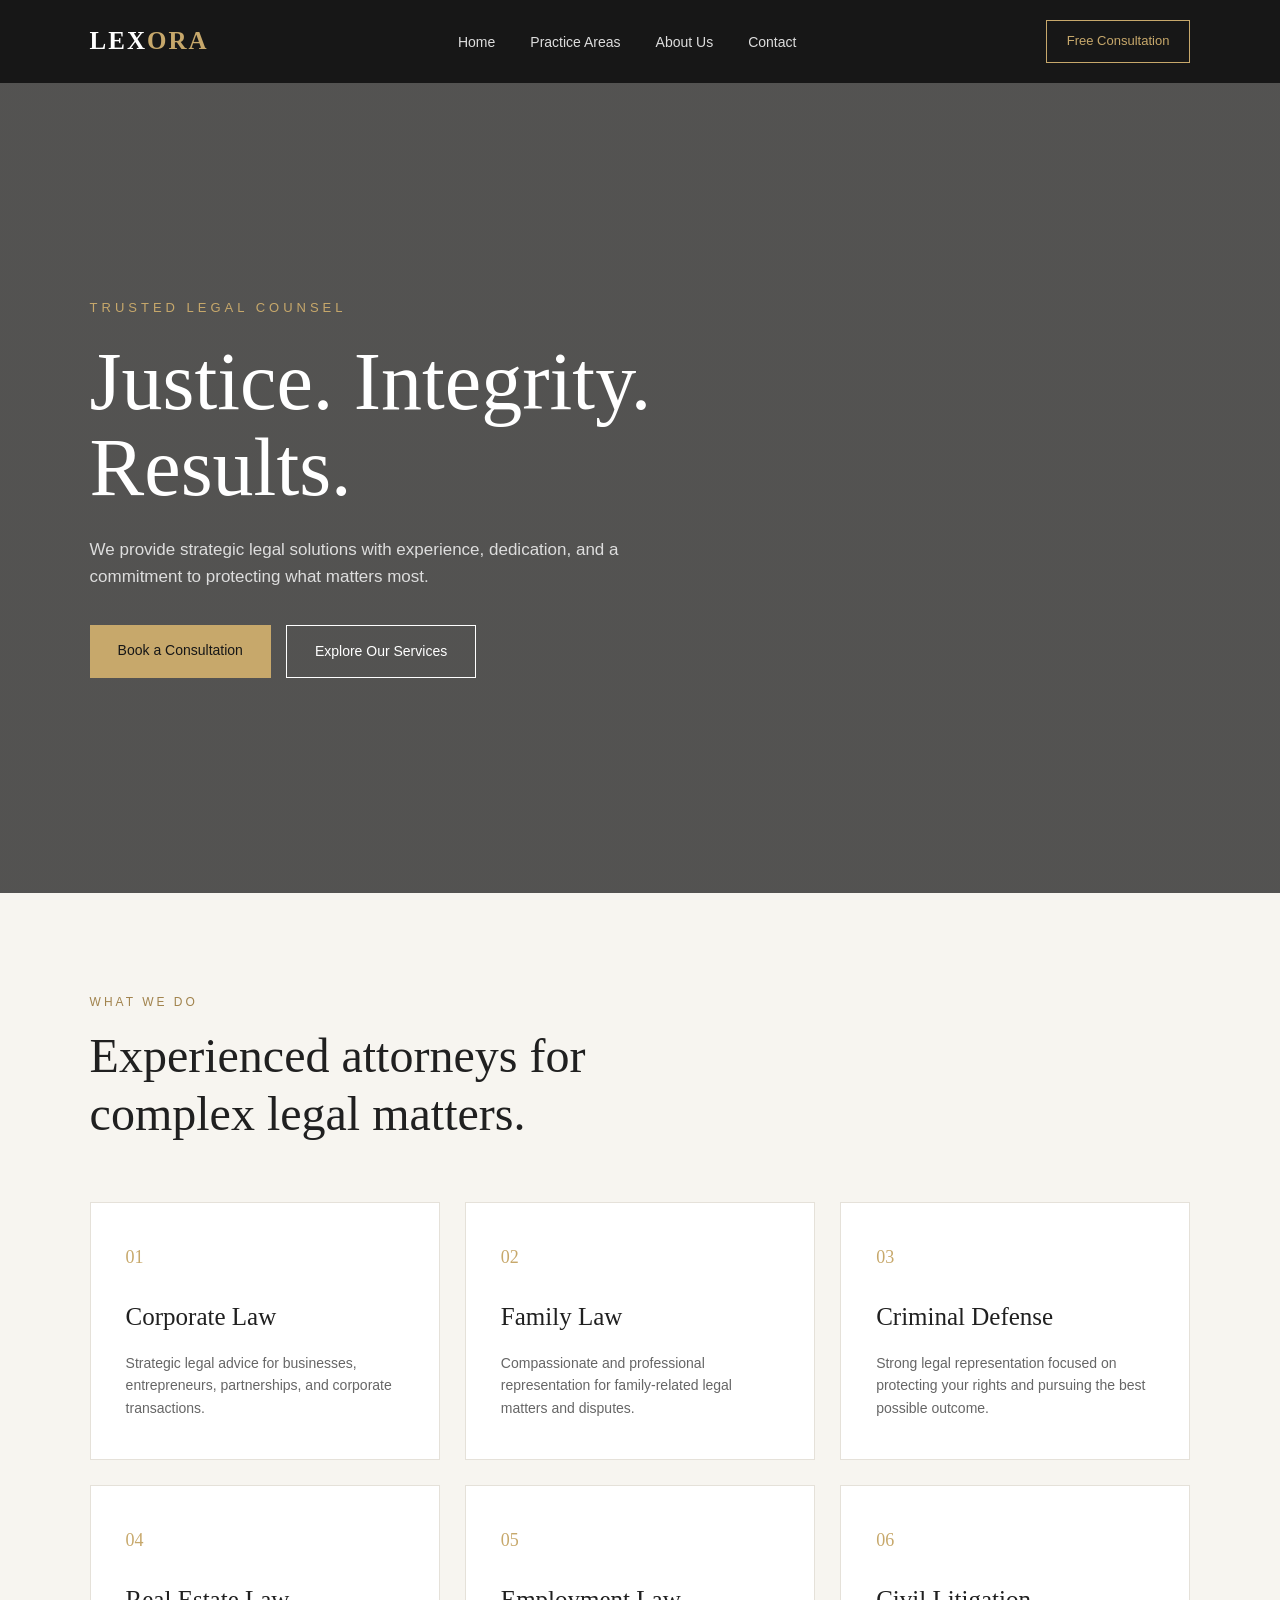
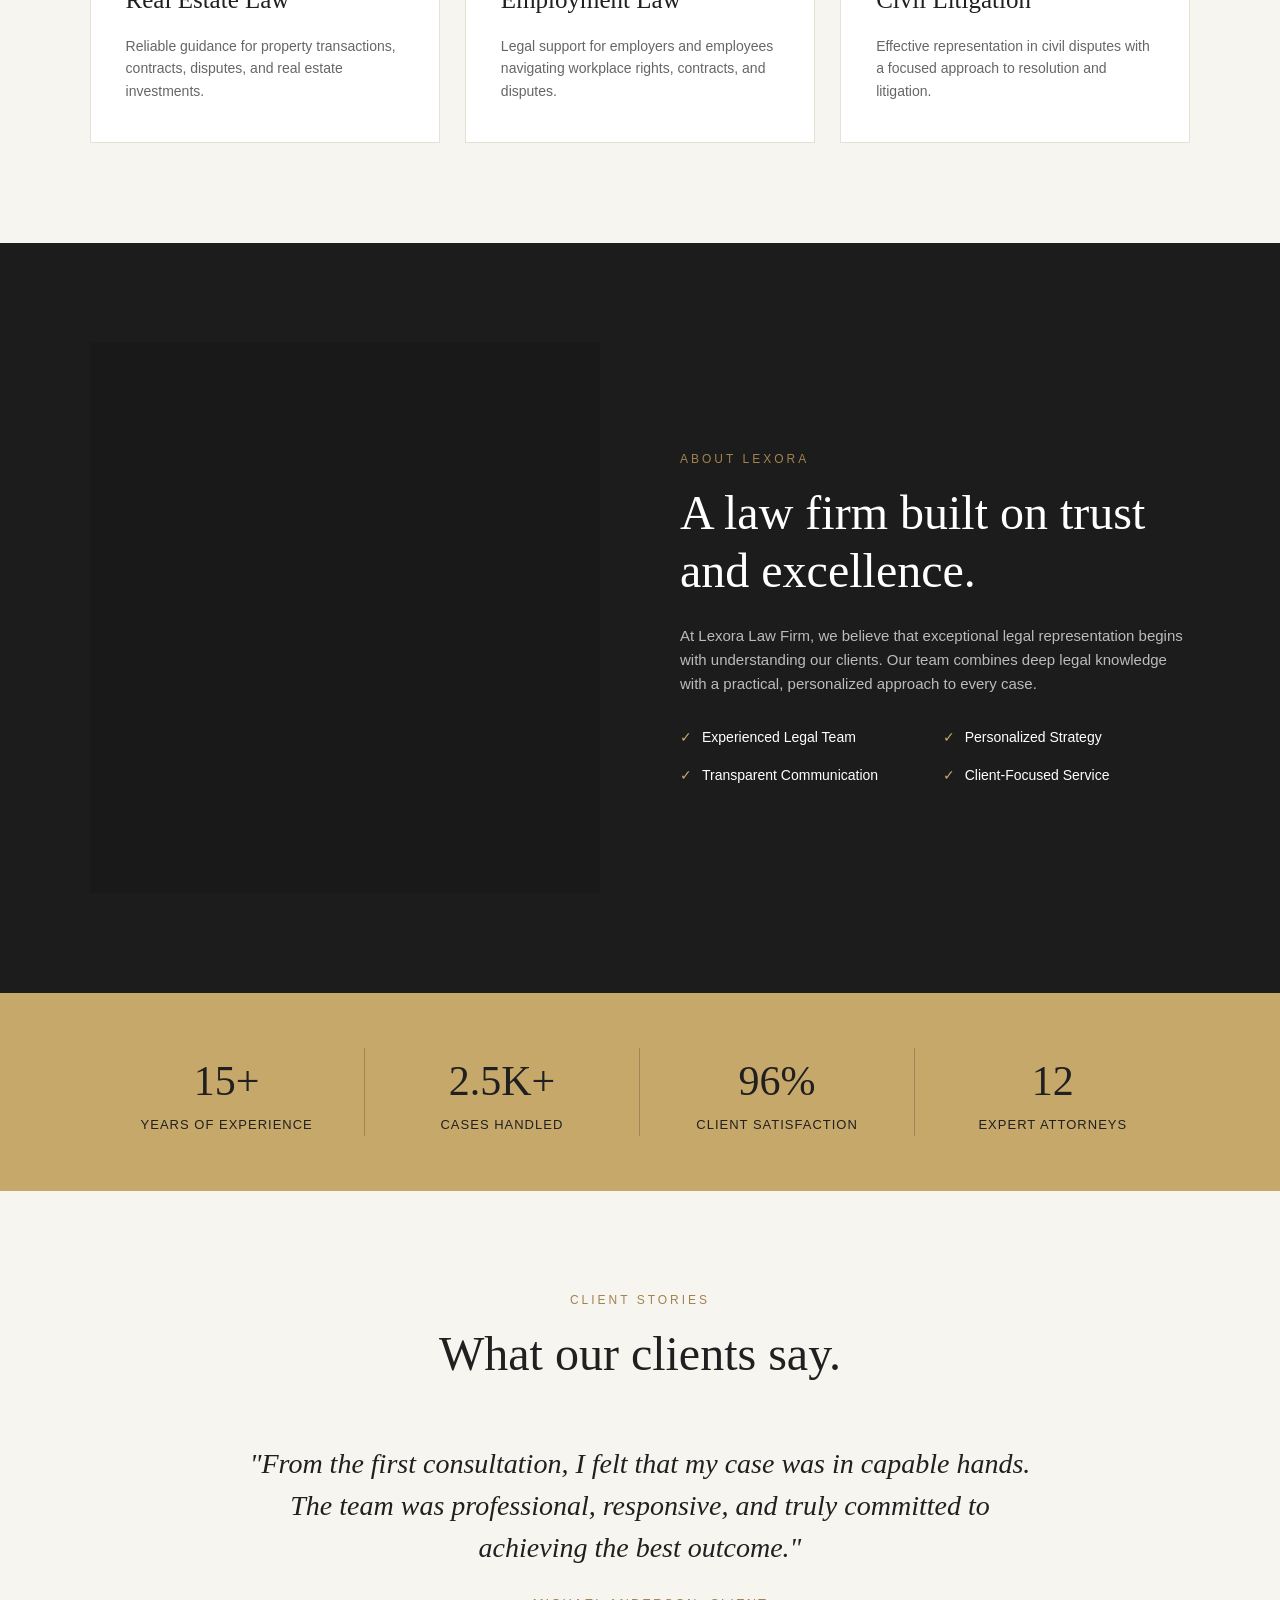
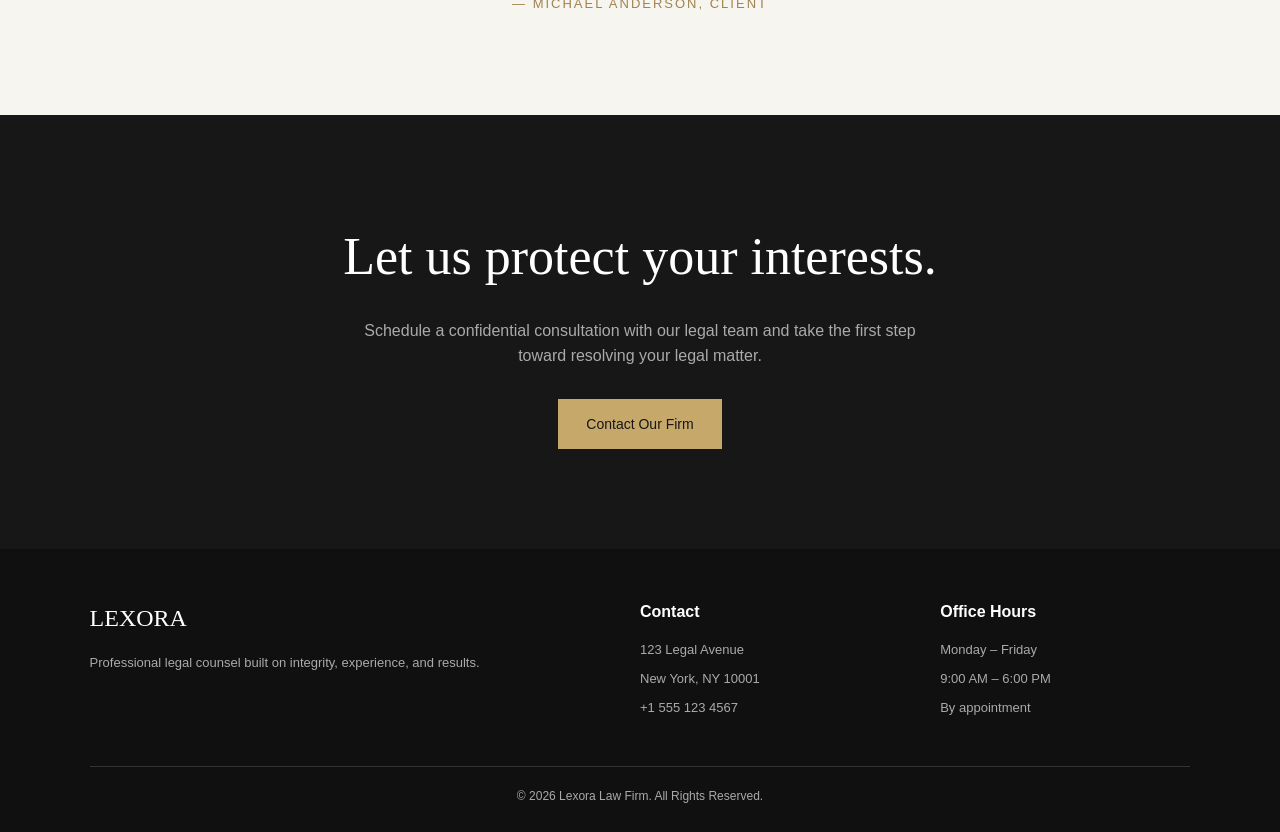
<file: Index.html>
<!doctype html>

<html lang="en">
  <head>
    <meta charset="UTF-8" />

    <meta name="viewport" content="width=device-width, initial-scale=1.0" />
    <link href="style1.css" rel="stylesheet"/>
    <title>Lexora Law Firm</title>
  </head>

  <body>


    <header>
      <a href="#" class="logo">LEX<span>ORA</span></a>

      <nav>
        <ul>
          <li><a href="#home">Home</a></li>

          <li><a href="#services">Practice Areas</a></li>

          <li><a href="#about">About Us</a></li>

          <li><a href="#contact">Contact</a></li>
        </ul>
      </nav>

      <a href="#contact" class="header-btn">Free Consultation</a>
    </header>

    <!-- HERO -->

    <section class="hero" id="home">
      <div class="hero-content">
        <div class="hero-subtitle">Trusted Legal Counsel</div>

        <h1>Justice. Integrity. Results.</h1>

        <p>
          We provide strategic legal solutions with experience, dedication, and
          a commitment to protecting what matters most.
        </p>

        <div class="hero-buttons">
          <a href="#contact" class="btn btn-primary"> Book a Consultation </a>

          <a href="#services" class="btn btn-outline"> Explore Our Services </a>
        </div>
      </div>
    </section>

    <!-- SERVICES -->

    <section class="services" id="services">
      <div class="section-title">
        <div class="section-label">What We Do</div>

        <h2>Experienced attorneys for complex legal matters.</h2>
      </div>

      <div class="services-grid">
        <div class="service-card">
          <div class="service-number">01</div>

          <h3>Corporate Law</h3>

          <p>
            Strategic legal advice for businesses, entrepreneurs, partnerships,
            and corporate transactions.
          </p>
        </div>

        <div class="service-card">
          <div class="service-number">02</div>

          <h3>Family Law</h3>

          <p>
            Compassionate and professional representation for family-related
            legal matters and disputes.
          </p>
        </div>

        <div class="service-card">
          <div class="service-number">03</div>

          <h3>Criminal Defense</h3>

          <p>
            Strong legal representation focused on protecting your rights and
            pursuing the best possible outcome.
          </p>
        </div>

        <div class="service-card">
          <div class="service-number">04</div>

          <h3>Real Estate Law</h3>

          <p>
            Reliable guidance for property transactions, contracts, disputes,
            and real estate investments.
          </p>
        </div>

        <div class="service-card">
          <div class="service-number">05</div>

          <h3>Employment Law</h3>

          <p>
            Legal support for employers and employees navigating workplace
            rights, contracts, and disputes.
          </p>
        </div>

        <div class="service-card">
          <div class="service-number">06</div>

          <h3>Civil Litigation</h3>

          <p>
            Effective representation in civil disputes with a focused approach
            to resolution and litigation.
          </p>
        </div>
      </div>
    </section>

    <!-- ABOUT -->

    <section class="about" id="about">
      <div class="about-image"></div>

      <div class="about-content">
        <div class="section-title">
          <div class="section-label">About Lexora</div>

          <h2>A law firm built on trust and excellence.</h2>
        </div>

        <p class="about-text">
          At Lexora Law Firm, we believe that exceptional legal representation
          begins with understanding our clients. Our team combines deep legal
          knowledge with a practical, personalized approach to every case.
        </p>

        <ul class="about-list">
          <li>Experienced Legal Team</li>

          <li>Personalized Strategy</li>

          <li>Transparent Communication</li>

          <li>Client-Focused Service</li>
        </ul>
      </div>
    </section>

    <!-- STATS -->

    <section class="stats">
      <div class="stat">
        <h3>15+</h3>

        <p>Years of Experience</p>
      </div>

      <div class="stat">
        <h3>2.5K+</h3>

        <p>Cases Handled</p>
      </div>

      <div class="stat">
        <h3>96%</h3>

        <p>Client Satisfaction</p>
      </div>

      <div class="stat">
        <h3>12</h3>

        <p>Expert Attorneys</p>
      </div>
    </section>

    <!-- TESTIMONIAL -->

    <section class="testimonials">
      <div class="section-title" style="margin-left: auto; margin-right: auto">
        <div class="section-label">Client Stories</div>

        <h2>What our clients say.</h2>
      </div>

      <div class="testimonial-box">
        <p class="quote">
          "From the first consultation, I felt that my case was in capable
          hands. The team was professional, responsive, and truly committed to
          achieving the best outcome."
        </p>

        <div class="client">— Michael Anderson, Client</div>
      </div>
    </section>

    <!-- CTA -->

    <section class="cta" id="contact">
      <h2>Let us protect your interests.</h2>

      <p>
        Schedule a confidential consultation with our legal team and take the
        first step toward resolving your legal matter.
      </p>

      <a href="mailto:contact@lexora-law.com" class="btn btn-primary">
        Contact Our Firm
      </a>
    </section>

    <!-- FOOTER -->

    <footer>
      <div class="footer-grid">
        <div>
          <div class="footer-logo">LEXORA</div>

          <p>
            Professional legal counsel built on integrity, experience, and
            results.
          </p>
        </div>

        <div>
          <h4>Contact</h4>

          <p>123 Legal Avenue</p>

          <p>New York, NY 10001</p>

          <p>+1 555 123 4567</p>
        </div>

        <div>
          <h4>Office Hours</h4>

          <p>Monday – Friday</p>

          <p>9:00 AM – 6:00 PM</p>

          <p>By appointment</p>
        </div>
      </div>

      <div class="copyright">© 2026 Lexora Law Firm. All Rights Reserved.</div>
    </footer>
  </body>
</html>
</file>
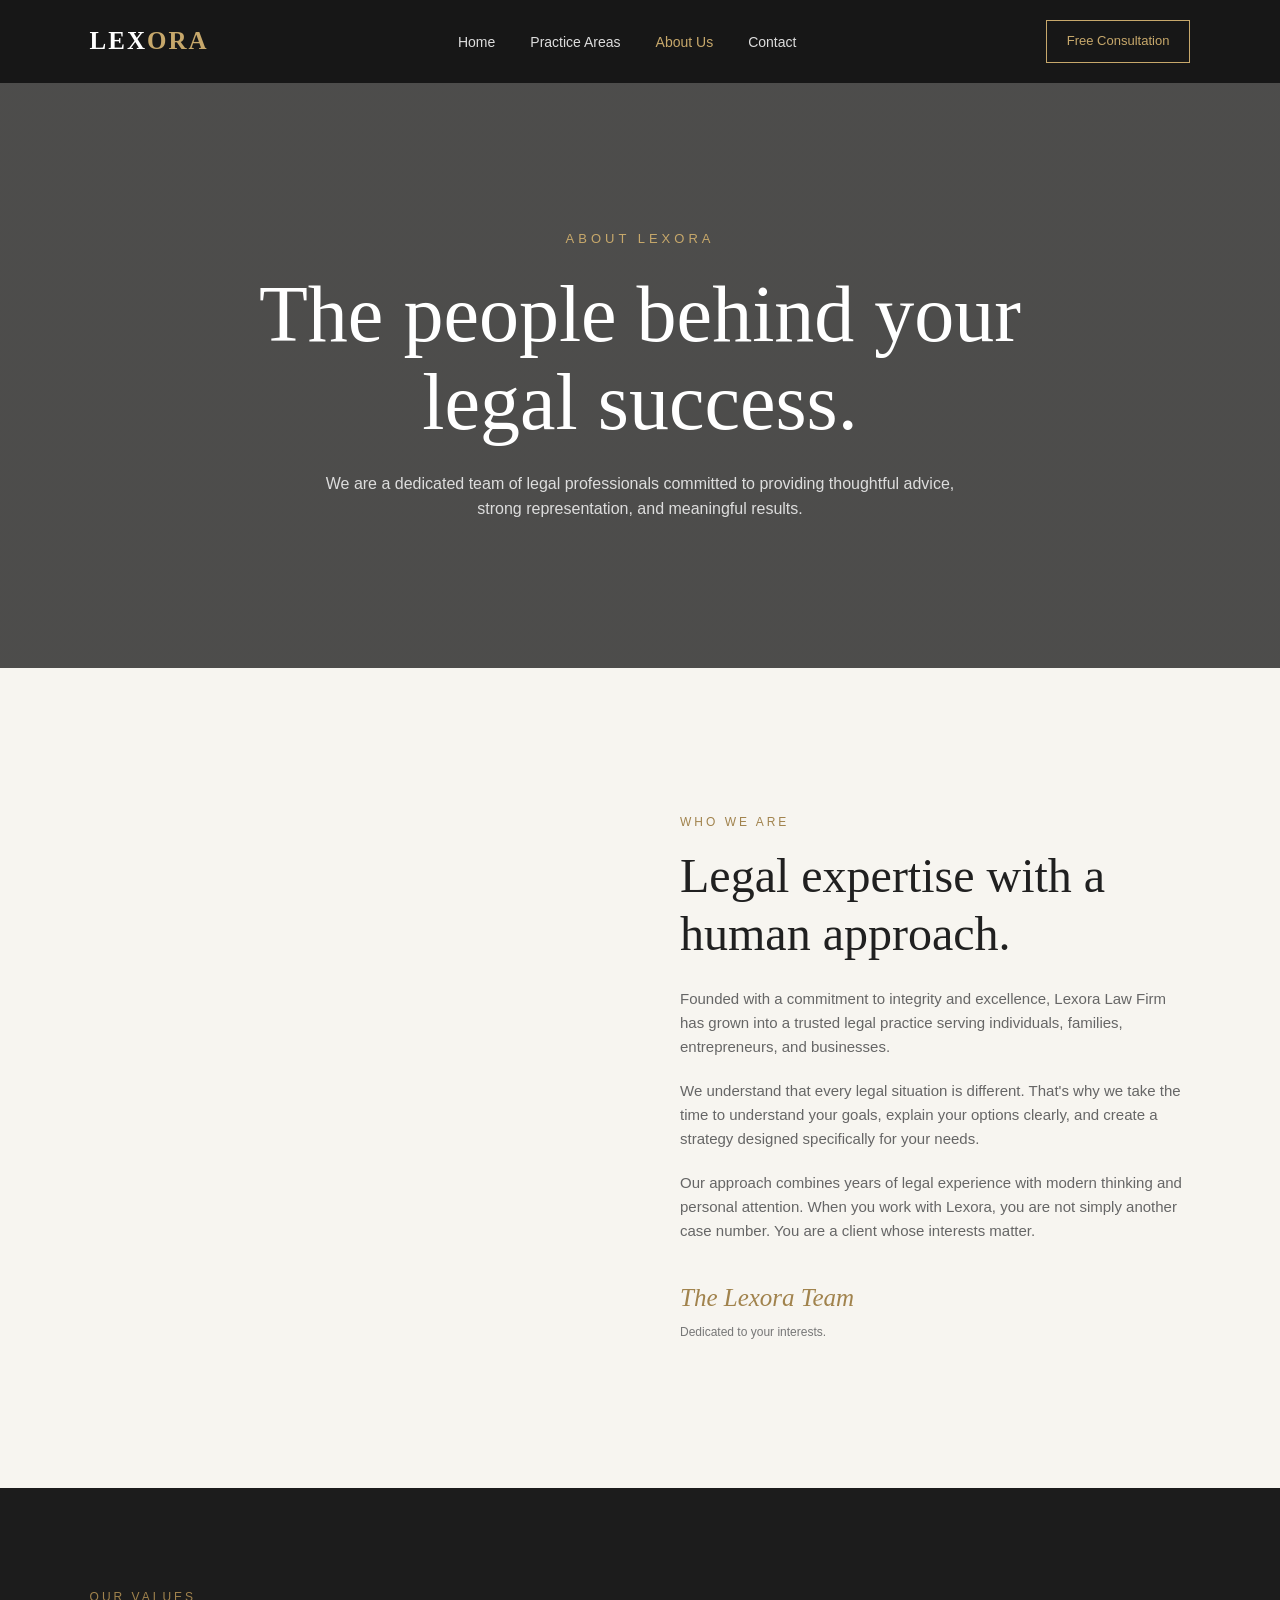
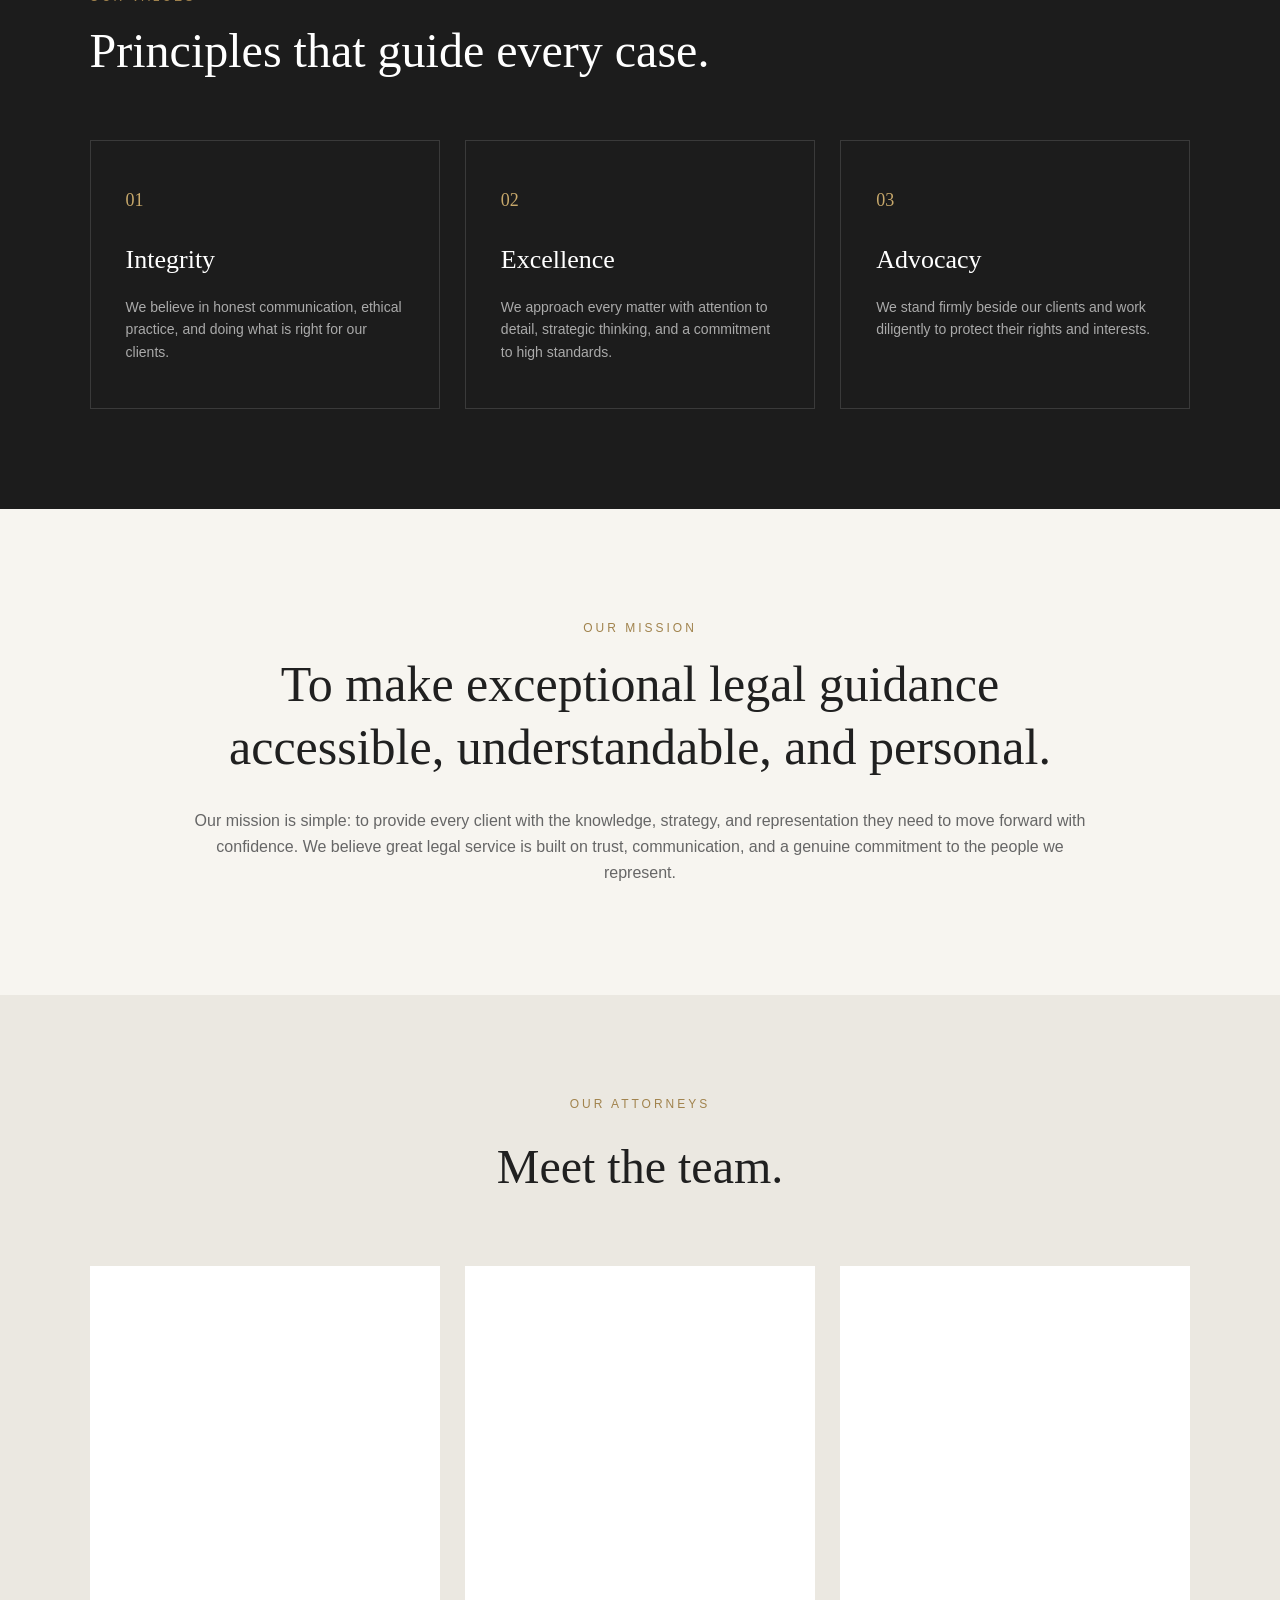
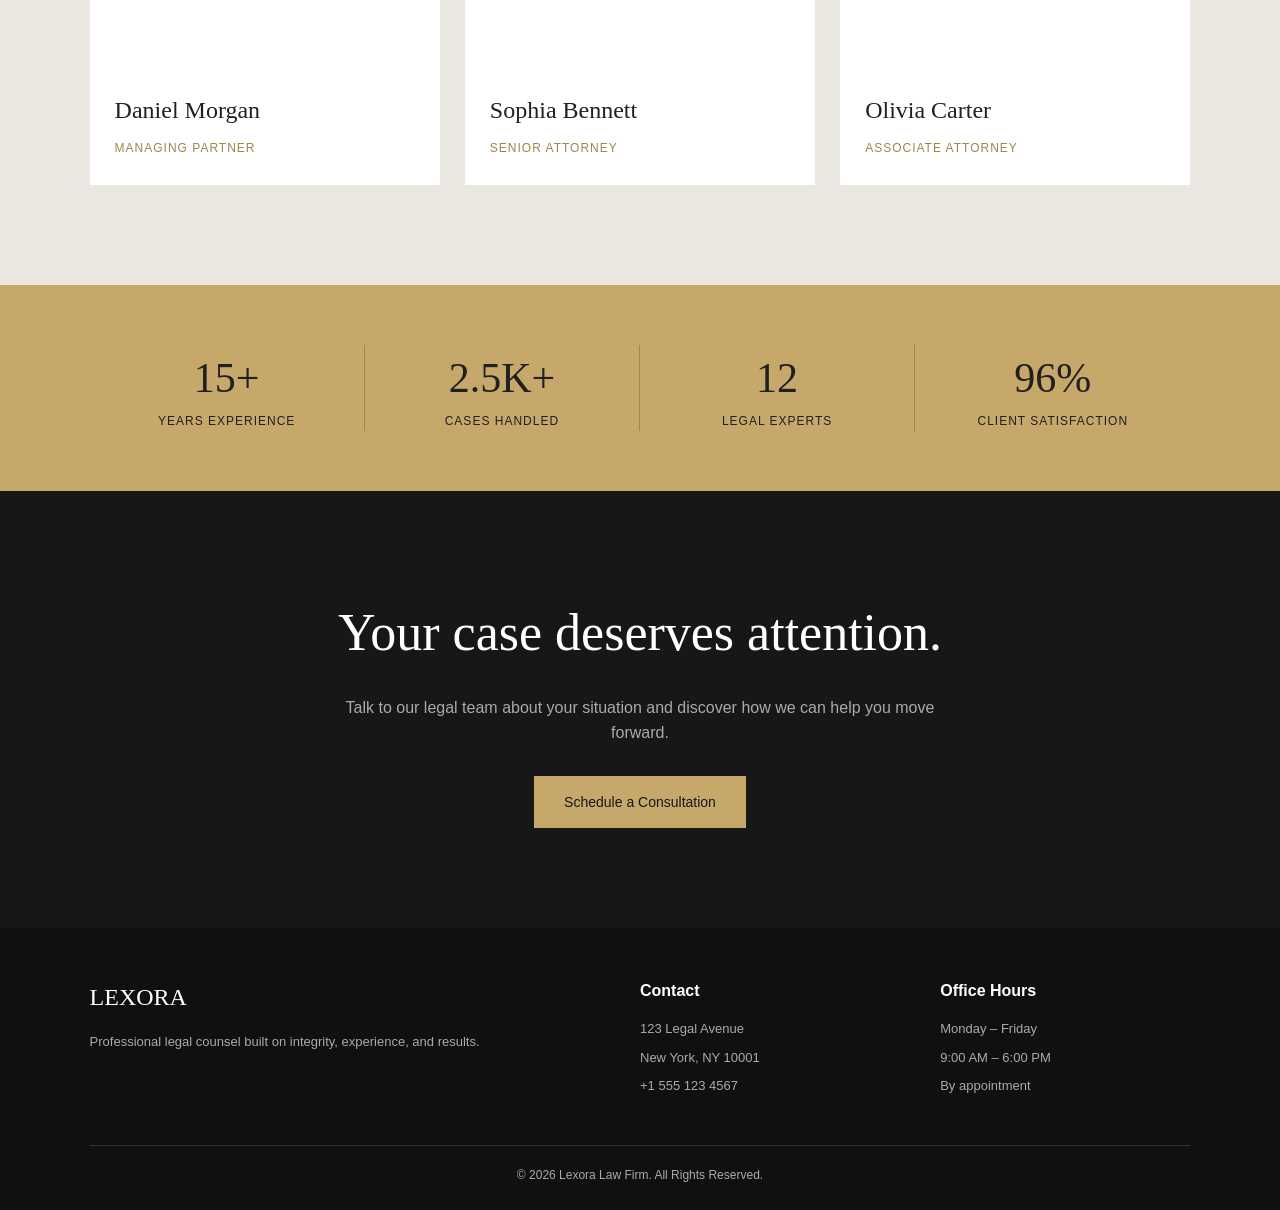
<file: about-us.html>
<!doctype html>

<html lang="en">
  <head>
    <meta charset="UTF-8" />

    <meta name="viewport" content="width=device-width, initial-scale=1.0" />
    <link href="style2.css" rel="stylesheet"/>
    <title>About Us | Lexora Law Firm</title>


  </head>

  <body>


    <header>
      <a href="index.html" class="logo"> LEX<span>ORA</span> </a>

      <nav>
        <ul>
          <li>
            <a href="index.html"> Home </a>
          </li>

          <li>
            <a href="index.html#services"> Practice Areas </a>
          </li>

          <li>
            <a href="about.html" class="active"> About Us </a>
          </li>

          <li>
            <a href="#contact"> Contact </a>
          </li>
        </ul>
      </nav>

      <a href="#contact" class="header-btn"> Free Consultation </a>
    </header>

    <!-- =========================


         HERO


    ========================== -->

    <section class="page-hero">
      <div class="hero-content">
        <div class="hero-label">About Lexora</div>

        <h1>The people behind your legal success.</h1>

        <p>
          We are a dedicated team of legal professionals committed to providing
          thoughtful advice, strong representation, and meaningful results.
        </p>
      </div>
    </section>

    <!-- =========================


         INTRODUCTION


    ========================== -->

    <section class="intro">
      <div class="intro-image"></div>

      <div class="intro-content">
        <div class="section-label">Who We Are</div>

        <h2>Legal expertise with a human approach.</h2>

        <p>
          Founded with a commitment to integrity and excellence, Lexora Law Firm
          has grown into a trusted legal practice serving individuals, families,
          entrepreneurs, and businesses.
        </p>

        <p>
          We understand that every legal situation is different. That's why we
          take the time to understand your goals, explain your options clearly,
          and create a strategy designed specifically for your needs.
        </p>

        <p>
          Our approach combines years of legal experience with modern thinking
          and personal attention. When you work with Lexora, you are not simply
          another case number. You are a client whose interests matter.
        </p>

        <div class="signature">
          The Lexora Team

          <span> Dedicated to your interests. </span>
        </div>
      </div>
    </section>

    <!-- =========================


         VALUES


    ========================== -->

    <section class="values">
      <div class="values-header">
        <div class="section-label">Our Values</div>

        <h2>Principles that guide every case.</h2>
      </div>

      <div class="values-grid">
        <div class="value-card">
          <div class="value-number">01</div>

          <h3>Integrity</h3>

          <p>
            We believe in honest communication, ethical practice, and doing what
            is right for our clients.
          </p>
        </div>

        <div class="value-card">
          <div class="value-number">02</div>

          <h3>Excellence</h3>

          <p>
            We approach every matter with attention to detail, strategic
            thinking, and a commitment to high standards.
          </p>
        </div>

        <div class="value-card">
          <div class="value-number">03</div>

          <h3>Advocacy</h3>

          <p>
            We stand firmly beside our clients and work diligently to protect
            their rights and interests.
          </p>
        </div>
      </div>
    </section>

    <!-- =========================


         MISSION


    ========================== -->

    <section class="mission">
      <div class="mission-content">
        <div class="section-label">Our Mission</div>

        <h2>
          To make exceptional legal guidance accessible, understandable, and
          personal.
        </h2>

        <p>
          Our mission is simple: to provide every client with the knowledge,
          strategy, and representation they need to move forward with
          confidence. We believe great legal service is built on trust,
          communication, and a genuine commitment to the people we represent.
        </p>
      </div>
    </section>

    <!-- =========================


         TEAM


    ========================== -->

    <section class="team">
      <div class="team-header">
        <div class="section-label">Our Attorneys</div>

        <h2>Meet the team.</h2>
      </div>

      <div class="team-grid">
        <div class="team-card">
          <div class="team-image lawyer-one"></div>

          <div class="team-info">
            <h3>Daniel Morgan</h3>

            <span> Managing Partner </span>
          </div>
        </div>

        <div class="team-card">
          <div class="team-image lawyer-two"></div>

          <div class="team-info">
            <h3>Sophia Bennett</h3>

            <span> Senior Attorney </span>
          </div>
        </div>

        <div class="team-card">
          <div class="team-image lawyer-three"></div>

          <div class="team-info">
            <h3>Olivia Carter</h3>

            <span> Associate Attorney </span>
          </div>
        </div>
      </div>
    </section>

    <!-- =========================


         NUMBERS


    ========================== -->

    <section class="numbers">
      <div class="number-item">
        <h3>15+</h3>

        <p>Years Experience</p>
      </div>

      <div class="number-item">
        <h3>2.5K+</h3>

        <p>Cases Handled</p>
      </div>

      <div class="number-item">
        <h3>12</h3>

        <p>Legal Experts</p>
      </div>

      <div class="number-item">
        <h3>96%</h3>

        <p>Client Satisfaction</p>
      </div>
    </section>

    <!-- =========================


         CTA


    ========================== -->

    <section class="cta" id="contact">
      <h2>Your case deserves attention.</h2>

      <p>
        Talk to our legal team about your situation and discover how we can help
        you move forward.
      </p>

      <a href="mailto:contact@lexora-law.com" class="cta-button">
        Schedule a Consultation
      </a>
    </section>

    <!-- =========================


         FOOTER


    ========================== -->

    <footer>
      <div class="footer-grid">
        <div>
          <div class="footer-logo">LEXORA</div>

          <p>
            Professional legal counsel built on integrity, experience, and
            results.
          </p>
        </div>

        <div>
          <h4>Contact</h4>

          <p>123 Legal Avenue</p>

          <p>New York, NY 10001</p>

          <p>+1 555 123 4567</p>
        </div>

        <div>
          <h4>Office Hours</h4>

          <p>Monday – Friday</p>

          <p>9:00 AM – 6:00 PM</p>

          <p>By appointment</p>
        </div>
      </div>

      <div class="copyright">© 2026 Lexora Law Firm. All Rights Reserved.</div>
    </footer>
  </body>
</html>
</file>
<file: style1.css>
* {
        margin: 0;

        padding: 0;

        box-sizing: border-box;
      }

      html {
        scroll-behavior: smooth;
      }

      body {
        font-family: Georgia, "Times New Roman", serif;

        background: #f7f5f0;

        color: #202020;

        line-height: 1.6;
      }

      a {
        text-decoration: none;

        color: inherit;
      }

      ul {
        list-style: none;
      }

      /* =========================


           HEADER


        ========================== */

      header {
        background: #171717;

        color: white;

        padding: 20px 7%;

        display: flex;

        align-items: center;

        justify-content: space-between;

        position: sticky;

        top: 0;

        z-index: 100;
      }

      .logo {
        font-size: 25px;

        font-weight: bold;

        letter-spacing: 2px;
      }

      .logo span {
        color: #c7a86b;
      }

      nav ul {
        display: flex;

        gap: 35px;
      }

      nav a {
        font-family: Arial, sans-serif;

        font-size: 14px;

        color: #ddd;

        transition: 0.3s;
      }

      nav a:hover {
        color: #c7a86b;
      }

      .header-btn {
        border: 1px solid #c7a86b;

        padding: 10px 20px;

        color: #c7a86b;

        font-family: Arial, sans-serif;

        font-size: 13px;

        transition: 0.3s;
      }

      .header-btn:hover {
        background: #c7a86b;

        color: #171717;
      }

      /* =========================


           HERO


        ========================== */

      .hero {
        min-height: 90vh;

        background:
          linear-gradient(rgba(20, 20, 20, 0.72), rgba(20, 20, 20, 0.72)),
          url("https://images.unsplash.com/photo-1589829545856-d10d557cf95f?auto=format&fit=crop&w=1800&q=80")
            center / cover;

        display: flex;

        align-items: center;

        padding: 80px 7%;

        color: white;
      }

      .hero-content {
        max-width: 750px;
      }

      .hero-subtitle {
        color: #c7a86b;

        text-transform: uppercase;

        letter-spacing: 4px;

        font-family: Arial, sans-serif;

        font-size: 13px;

        margin-bottom: 20px;
      }

      .hero h1 {
        font-size: clamp(45px, 7vw, 82px);

        line-height: 1.05;

        margin-bottom: 25px;

        font-weight: normal;
      }

      .hero p {
        max-width: 600px;

        font-family: Arial, sans-serif;

        color: #ddd;

        font-size: 17px;

        margin-bottom: 35px;
      }

      .hero-buttons {
        display: flex;

        gap: 15px;

        flex-wrap: wrap;
      }

      .btn {
        display: inline-block;

        padding: 14px 28px;

        font-family: Arial, sans-serif;

        font-size: 14px;

        transition: 0.3s;
      }

      .btn-primary {
        background: #c7a86b;

        color: #171717;
      }

      .btn-primary:hover {
        background: #e0c58b;
      }

      .btn-outline {
        border: 1px solid white;

        color: white;
      }

      .btn-outline:hover {
        background: white;

        color: #171717;
      }

      /* =========================


           GENERAL


        ========================== */

      section {
        padding: 100px 7%;
      }

      .section-title {
        max-width: 650px;

        margin-bottom: 60px;
      }

      .section-label {
        color: #a1834d;

        font-family: Arial, sans-serif;

        font-size: 12px;

        text-transform: uppercase;

        letter-spacing: 3px;

        margin-bottom: 15px;
      }

      .section-title h2 {
        font-size: 48px;

        font-weight: normal;

        line-height: 1.2;
      }

    

      .services {
        background: #f7f5f0;
      }

      .services-grid {
        display: grid;

        grid-template-columns: repeat(3, 1fr);

        gap: 25px;
      }

      .service-card {
        background: white;

        padding: 40px 35px;

        border: 1px solid #e5e1d9;

        transition: 0.3s;
      }

      .service-card:hover {
        transform: translateY(-8px);

        border-color: #c7a86b;
      }

      .service-number {
        color: #c7a86b;

        font-size: 18px;

        margin-bottom: 25px;
      }

      .service-card h3 {
        font-size: 25px;

        margin-bottom: 15px;

        font-weight: normal;
      }

      .service-card p {
        font-family: Arial, sans-serif;

        font-size: 14px;

        color: #666;
      }

      /* =========================


           ABOUT


        ========================== */

      .about {
        background: #1c1c1c;

        color: white;

        display: grid;

        grid-template-columns: 1fr 1fr;

        gap: 80px;

        align-items: center;
      }

      .about-image {
        height: 550px;

        background:
          linear-gradient(rgba(0, 0, 0, 0.1), rgba(0, 0, 0, 0.1)),
          url("https://images.unsplash.com/photo-1556157382-97eda2d62296?auto=format&fit=crop&w=1000&q=80")
            center / cover;
      }

      .about-content .section-title {
        margin-bottom: 25px;
      }

      .about-content .section-title h2 {
        color: white;
      }

      .about-text {
        font-family: Arial, sans-serif;

        color: #bbb;

        font-size: 15px;

        margin-bottom: 30px;
      }

      .about-list {
        display: grid;

        grid-template-columns: 1fr 1fr;

        gap: 15px;

        font-family: Arial, sans-serif;

        font-size: 14px;
      }

      .about-list li::before {
        content: "✓";

        color: #c7a86b;

        margin-right: 10px;
      }

      /* =========================


           STATS


        ========================== */

      .stats {
        display: grid;

        grid-template-columns: repeat(4, 1fr);

        background: #c7a86b;

        padding: 55px 7%;
      }

      .stat {
        text-align: center;

        border-right: 1px solid rgba(0, 0, 0, 0.2);
      }

      .stat:last-child {
        border-right: none;
      }

      .stat h3 {
        font-size: 42px;

        font-weight: normal;
      }

      .stat p {
        font-family: Arial, sans-serif;

        font-size: 13px;

        text-transform: uppercase;

        letter-spacing: 1px;
      }

      /* =========================


           TESTIMONIALS


        ========================== */

      .testimonials {
        text-align: center;
      }

      .testimonial-box {
        max-width: 800px;

        margin: auto;
      }

      .quote {
        font-size: 28px;

        line-height: 1.5;

        font-style: italic;

        margin-bottom: 25px;
      }

      .client {
        color: #a1834d;

        font-family: Arial, sans-serif;

        font-size: 13px;

        text-transform: uppercase;

        letter-spacing: 2px;
      }

      /* =========================


           CTA


        ========================== */

      .cta {
        background: #171717;

        color: white;

        text-align: center;
      }

      .cta h2 {
        font-size: 52px;

        font-weight: normal;

        margin-bottom: 20px;
      }

      .cta p {
        font-family: Arial, sans-serif;

        color: #aaa;

        max-width: 600px;

        margin: 0 auto 30px;
      }

      /* =========================


           FOOTER


        ========================== */

      footer {
        background: #101010;

        color: #aaa;

        padding: 50px 7% 25px;

        font-family: Arial, sans-serif;
      }

      .footer-grid {
        display: grid;

        grid-template-columns: 2fr 1fr 1fr;

        gap: 50px;

        margin-bottom: 40px;
      }

      .footer-logo {
        color: white;

        font-family: Georgia, serif;

        font-size: 24px;

        margin-bottom: 15px;
      }

      footer h4 {
        color: white;

        margin-bottom: 15px;
      }

      footer p,
      footer li {
        font-size: 13px;

        margin-bottom: 8px;
      }

      .copyright {
        border-top: 1px solid #333;

        padding-top: 20px;

        font-size: 12px;

        text-align: center;
      }

      /* =========================


           RESPONSIVE


        ========================== */

      @media (max-width: 900px) {
        nav {
          display: none;
        }

        .services-grid {
          grid-template-columns: 1fr 1fr;
        }

        .about {
          grid-template-columns: 1fr;

          gap: 40px;
        }

        .about-image {
          height: 450px;
        }

        .stats {
          grid-template-columns: 1fr 1fr;

          gap: 30px;
        }

        .stat:nth-child(2) {
          border-right: none;
        }

        .footer-grid {
          grid-template-columns: 1fr 1fr;
        }
      }

      @media (max-width: 600px) {
        header {
          padding: 18px 5%;
        }

        .header-btn {
          display: none;
        }

        section {
          padding: 70px 5%;
        }

        .hero {
          padding: 60px 5%;

          min-height: 80vh;
        }

        .hero h1 {
          font-size: 48px;
        }

        .hero p {
          font-size: 15px;
        }

        .section-title h2 {
          font-size: 38px;
        }

        .services-grid {
          grid-template-columns: 1fr;
        }

        .about-list {
          grid-template-columns: 1fr;
        }

        .stats {
          grid-template-columns: 1fr 1fr;

          padding: 45px 5%;
        }

        .stat {
          border-right: none;
        }

        .stat h3 {
          font-size: 32px;
        }

        .cta h2 {
          font-size: 40px;
        }

        .footer-grid {
          grid-template-columns: 1fr;
        }
      }
</file>
<file: style2.css>
* {
        margin: 0;

        padding: 0;

        box-sizing: border-box;
      }

      html {
        scroll-behavior: smooth;
      }

      body {
        font-family: Georgia, "Times New Roman", serif;

        background: #f7f5f0;

        color: #202020;

        line-height: 1.6;
      }

      a {
        text-decoration: none;

        color: inherit;
      }

      /* =========================


           HEADER


        ========================== */

      header {
        background: #171717;

        color: white;

        padding: 20px 7%;

        display: flex;

        align-items: center;

        justify-content: space-between;

        position: sticky;

        top: 0;

        z-index: 100;
      }

      .logo {
        font-size: 25px;

        font-weight: bold;

        letter-spacing: 2px;
      }

      .logo span {
        color: #c7a86b;
      }

      nav ul {
        display: flex;

        gap: 35px;

        list-style: none;
      }

      nav a {
        font-family: Arial, sans-serif;

        font-size: 14px;

        color: #ddd;

        transition: 0.3s;
      }

      nav a:hover,
      nav a.active {
        color: #c7a86b;
      }

      .header-btn {
        border: 1px solid #c7a86b;

        padding: 10px 20px;

        color: #c7a86b;

        font-family: Arial, sans-serif;

        font-size: 13px;

        transition: 0.3s;
      }

      .header-btn:hover {
        background: #c7a86b;

        color: #171717;
      }

      /* =========================


           HERO


        ========================== */

      .page-hero {
        min-height: 65vh;

        background:
          linear-gradient(rgba(20, 20, 20, 0.75), rgba(20, 20, 20, 0.75)),
          url("https://images.unsplash.com/photo-1450101499163-c8848c66ca85?auto=format&fit=crop&w=1800&q=80")
            center / cover;

        display: flex;

        align-items: center;

        justify-content: center;

        text-align: center;

        color: white;

        padding: 80px 7%;
      }

      .hero-content {
        max-width: 850px;
      }

      .hero-label {
        color: #c7a86b;

        font-family: Arial, sans-serif;

        font-size: 13px;

        text-transform: uppercase;

        letter-spacing: 4px;

        margin-bottom: 20px;
      }

      .page-hero h1 {
        font-size: clamp(50px, 7vw, 80px);

        font-weight: normal;

        line-height: 1.1;

        margin-bottom: 25px;
      }

      .page-hero p {
        max-width: 650px;

        margin: auto;

        color: #ddd;

        font-family: Arial, sans-serif;

        font-size: 16px;
      }

      /* =========================


           INTRODUCTION


        ========================== */

      .intro {
        padding: 110px 7%;

        display: grid;

        grid-template-columns: 1fr 1fr;

        gap: 80px;

        align-items: center;
      }

      .intro-image {
        min-height: 600px;

        background: url("https://images.unsplash.com/photo-1556157382-97eda2d62296?auto=format&fit=crop&w=1000&q=80")
          center / cover;
      }

      .section-label {
        color: #a1834d;

        font-family: Arial, sans-serif;

        font-size: 12px;

        text-transform: uppercase;

        letter-spacing: 3px;

        margin-bottom: 15px;
      }

      .intro-content h2 {
        font-size: 48px;

        font-weight: normal;

        line-height: 1.2;

        margin-bottom: 25px;
      }

      .intro-content p {
        font-family: Arial, sans-serif;

        color: #666;

        font-size: 15px;

        margin-bottom: 20px;
      }

      .signature {
        margin-top: 35px;

        font-family: Georgia, serif;

        font-size: 25px;

        font-style: italic;

        color: #a1834d;
      }

      .signature span {
        display: block;

        font-family: Arial, sans-serif;

        font-size: 12px;

        font-style: normal;

        color: #777;

        margin-top: 5px;
      }

      /* =========================


           VALUES


        ========================== */

      .values {
        background: #1c1c1c;

        color: white;

        padding: 100px 7%;
      }

      .values-header {
        max-width: 700px;

        margin-bottom: 60px;
      }

      .values-header h2 {
        font-size: 48px;

        font-weight: normal;

        line-height: 1.2;
      }

      .values-grid {
        display: grid;

        grid-template-columns: repeat(3, 1fr);

        gap: 25px;
      }

      .value-card {
        border: 1px solid #3a3a3a;

        padding: 45px 35px;

        transition: 0.3s;
      }

      .value-card:hover {
        border-color: #c7a86b;

        transform: translateY(-7px);
      }

      .value-number {
        color: #c7a86b;

        font-size: 18px;

        margin-bottom: 25px;
      }

      .value-card h3 {
        font-size: 26px;

        font-weight: normal;

        margin-bottom: 15px;
      }

      .value-card p {
        color: #aaa;

        font-family: Arial, sans-serif;

        font-size: 14px;
      }

      /* =========================


           MISSION


        ========================== */

      .mission {
        padding: 110px 7%;

        text-align: center;
      }

      .mission-content {
        max-width: 900px;

        margin: auto;
      }

      .mission h2 {
        font-size: 50px;

        font-weight: normal;

        line-height: 1.25;

        margin-bottom: 30px;
      }

      .mission p {
        font-family: Arial, sans-serif;

        font-size: 16px;

        color: #666;
      }

      /* =========================


           TEAM


        ========================== */

      .team {
        padding: 100px 7%;

        background: #ebe8e1;
      }

      .team-header {
        text-align: center;

        max-width: 700px;

        margin: 0 auto 60px;
      }

      .team-header h2 {
        font-size: 48px;

        font-weight: normal;
      }

      .team-grid {
        display: grid;

        grid-template-columns: repeat(3, 1fr);

        gap: 25px;
      }

      .team-card {
        background: white;
      }

      .team-image {
        height: 400px;

        background-position: center;

        background-size: cover;
      }

      .lawyer-one {
        background-image: url("https://images.unsplash.com/photo-1560250097-0b93528c311a?auto=format&fit=crop&w=800&q=80");
      }

      .lawyer-two {
        background-image: url("https://images.unsplash.com/photo-1551836022-d5d88e9218df?auto=format&fit=crop&w=800&q=80");
      }

      .lawyer-three {
        background-image: url("https://images.unsplash.com/photo-1580489944761-15a19d654956?auto=format&fit=crop&w=800&q=80");
      }

      .team-info {
        padding: 25px;
      }

      .team-info h3 {
        font-size: 24px;

        font-weight: normal;

        margin-bottom: 5px;
      }

      .team-info span {
        color: #a1834d;

        font-family: Arial, sans-serif;

        font-size: 12px;

        text-transform: uppercase;

        letter-spacing: 1px;
      }

      /* =========================


           NUMBERS


        ========================== */

      .numbers {
        background: #c7a86b;

        padding: 60px 7%;

        display: grid;

        grid-template-columns: repeat(4, 1fr);
      }

      .number-item {
        text-align: center;

        border-right: 1px solid rgba(0, 0, 0, 0.2);
      }

      .number-item:last-child {
        border-right: none;
      }

      .number-item h3 {
        font-size: 42px;

        font-weight: normal;
      }

      .number-item p {
        font-family: Arial, sans-serif;

        font-size: 12px;

        text-transform: uppercase;

        letter-spacing: 1px;
      }

      /* =========================


           CTA


        ========================== */

      .cta {
        background: #171717;

        color: white;

        text-align: center;

        padding: 100px 7%;
      }

      .cta h2 {
        font-size: 52px;

        font-weight: normal;

        margin-bottom: 20px;
      }

      .cta p {
        max-width: 600px;

        margin: 0 auto 30px;

        color: #aaa;

        font-family: Arial, sans-serif;
      }

      .cta-button {
        display: inline-block;

        background: #c7a86b;

        color: #171717;

        padding: 15px 30px;

        font-family: Arial, sans-serif;

        font-size: 14px;

        transition: 0.3s;
      }

      .cta-button:hover {
        background: #e0c58b;
      }

      /* =========================


           FOOTER


        ========================== */

      footer {
        background: #101010;

        color: #aaa;

        padding: 50px 7% 25px;

        font-family: Arial, sans-serif;
      }

      .footer-grid {
        display: grid;

        grid-template-columns: 2fr 1fr 1fr;

        gap: 50px;

        margin-bottom: 40px;
      }

      .footer-logo {
        color: white;

        font-family: Georgia, serif;

        font-size: 24px;

        margin-bottom: 15px;
      }

      footer h4 {
        color: white;

        margin-bottom: 15px;
      }

      footer p {
        font-size: 13px;

        margin-bottom: 8px;
      }

      .copyright {
        border-top: 1px solid #333;

        padding-top: 20px;

        font-size: 12px;

        text-align: center;
      }

      /* =========================


           RESPONSIVE


        ========================== */

      @media (max-width: 900px) {
        nav {
          display: none;
        }

        .intro {
          grid-template-columns: 1fr;
        }

        .intro-image {
          min-height: 450px;
        }

        .values-grid {
          grid-template-columns: 1fr 1fr;
        }

        .team-grid {
          grid-template-columns: 1fr 1fr;
        }

        .numbers {
          grid-template-columns: 1fr 1fr;

          gap: 30px;
        }

        .number-item {
          border-right: none;
        }

        .footer-grid {
          grid-template-columns: 1fr 1fr;
        }
      }

      @media (max-width: 600px) {
        header {
          padding: 18px 5%;
        }

        .header-btn {
          display: none;
        }

        .page-hero {
          min-height: 60vh;

          padding: 60px 5%;
        }

        .page-hero h1 {
          font-size: 50px;
        }

        .intro {
          padding: 70px 5%;

          gap: 40px;
        }

        .intro-content h2 {
          font-size: 38px;
        }

        .intro-image {
          min-height: 400px;
        }

        .values {
          padding: 70px 5%;
        }

        .values-header h2 {
          font-size: 38px;
        }

        .values-grid {
          grid-template-columns: 1fr;
        }

        .mission {
          padding: 70px 5%;
        }

        .mission h2 {
          font-size: 38px;
        }

        .team {
          padding: 70px 5%;
        }

        .team-header h2 {
          font-size: 38px;
        }

        .team-grid {
          grid-template-columns: 1fr;
        }

        .numbers {
          padding: 50px 5%;
        }

        .number-item h3 {
          font-size: 32px;
        }

        .cta {
          padding: 70px 5%;
        }

        .cta h2 {
          font-size: 40px;
        }

        .footer-grid {
          grid-template-columns: 1fr;
        }
      }
</file>
